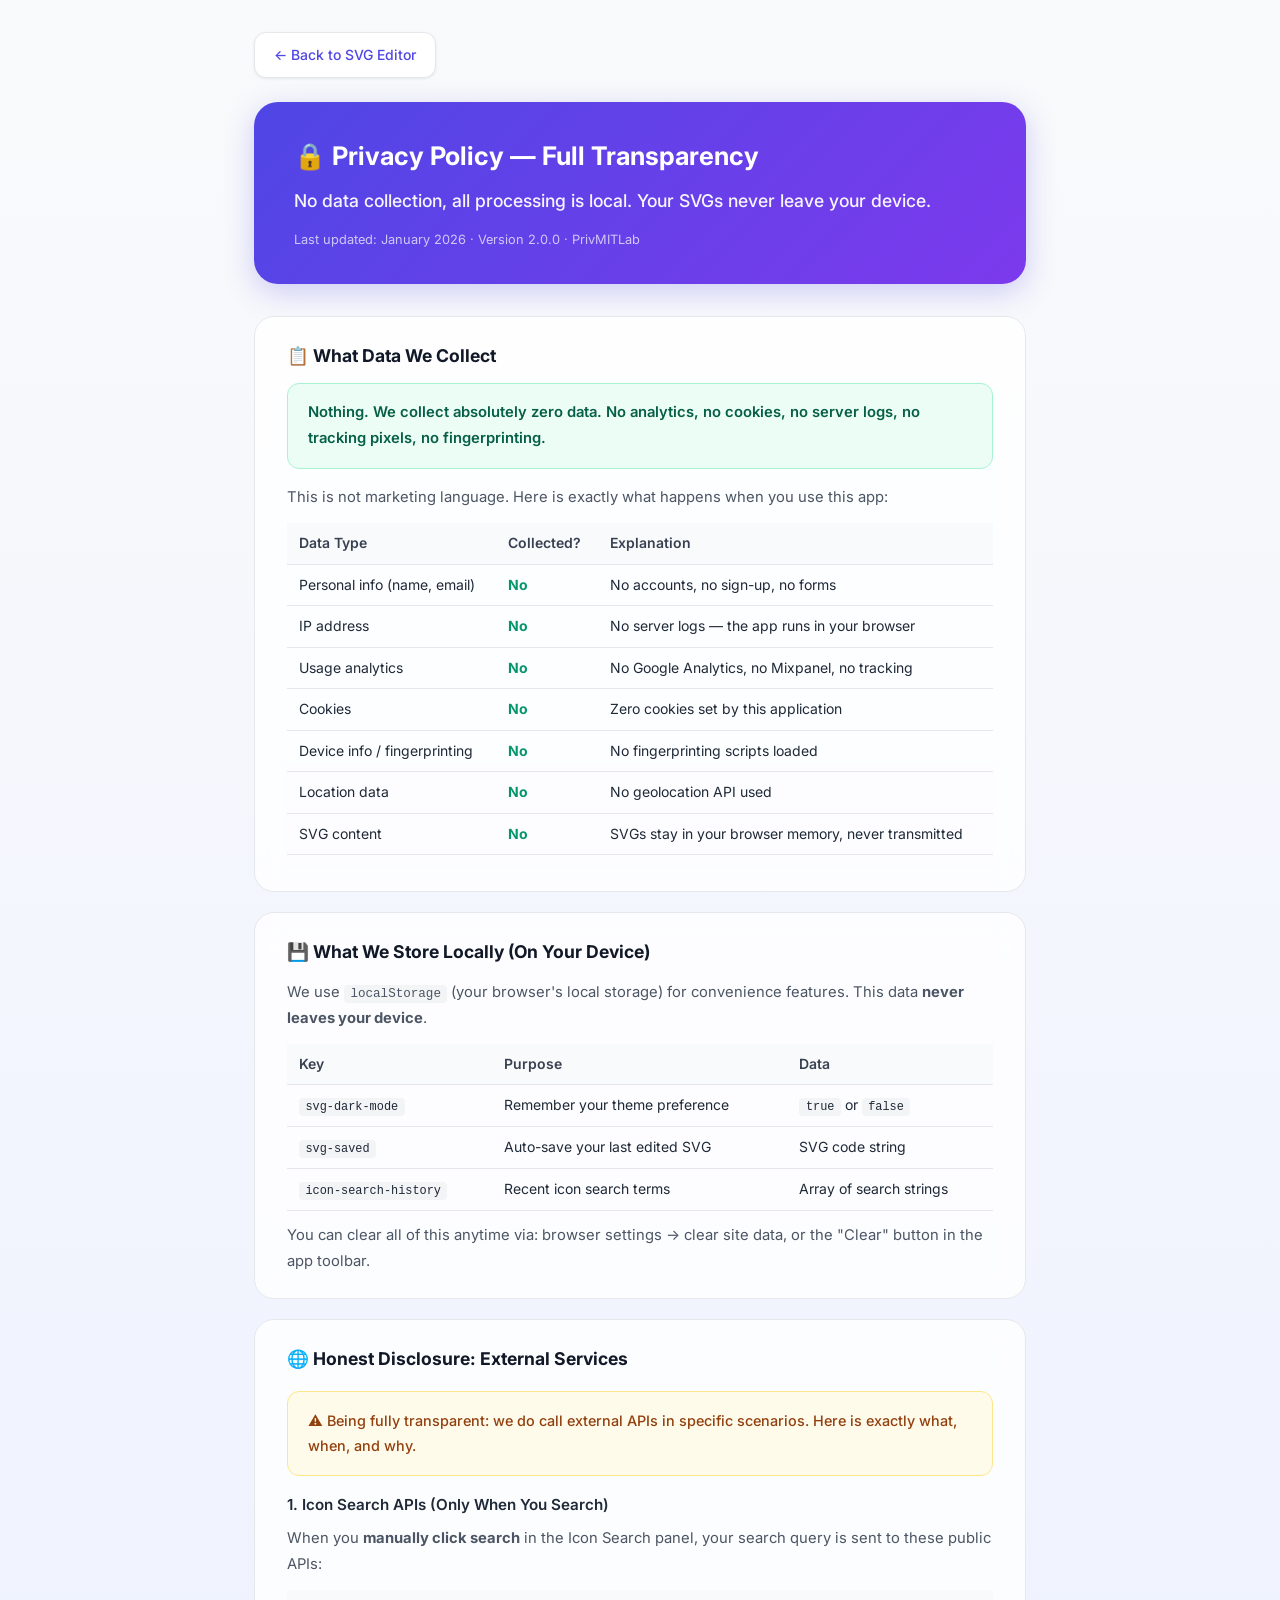
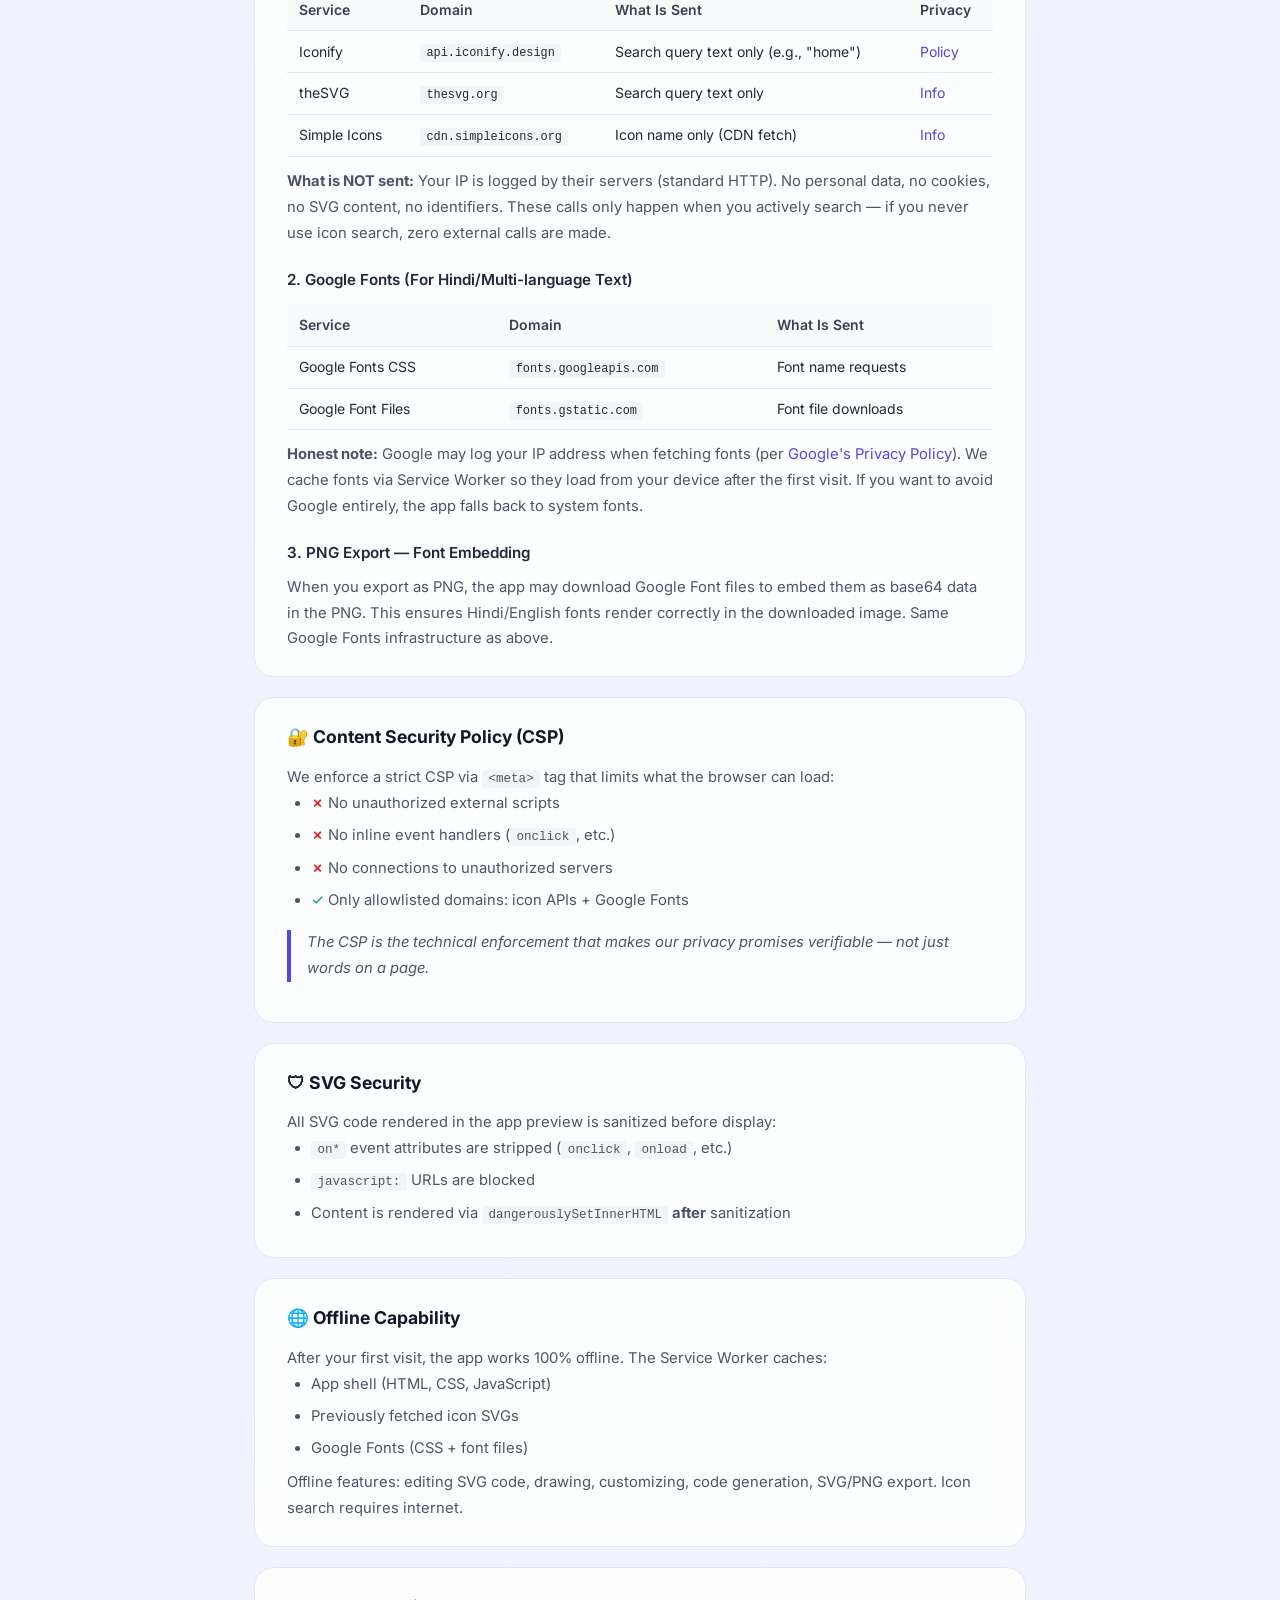
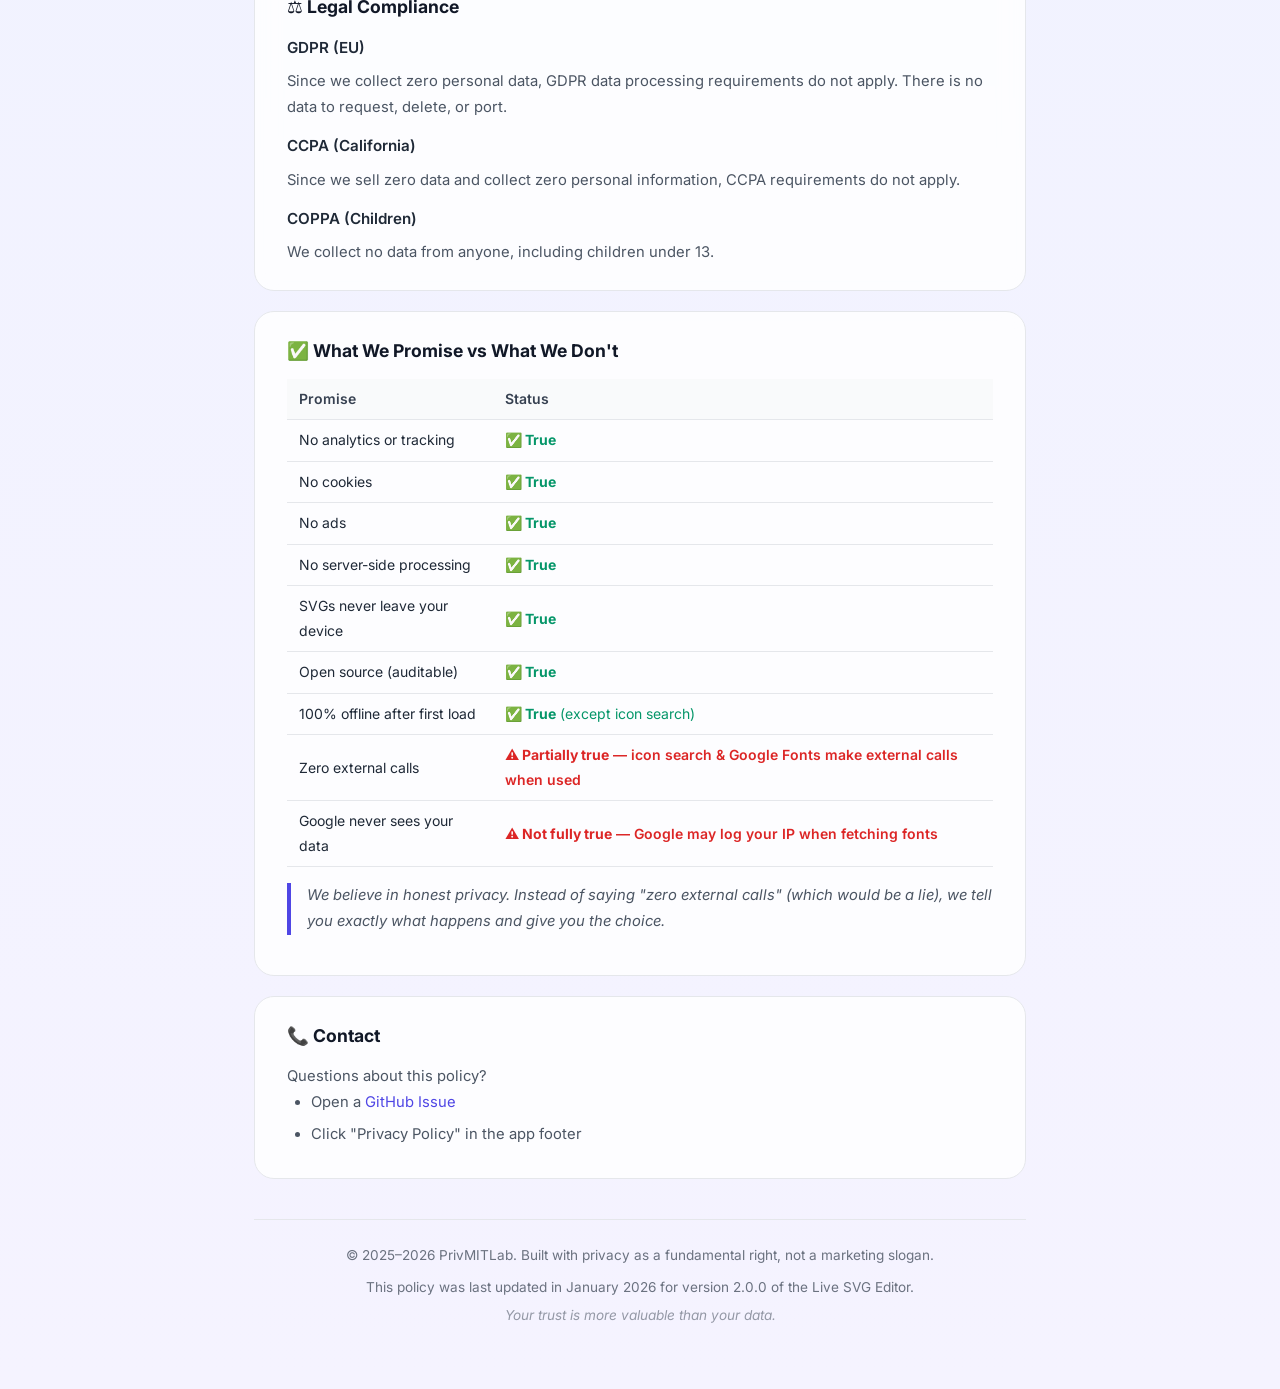
<file: public/privacy.html>
<!DOCTYPE html>
<html lang="en">
<head>
  <meta charset="UTF-8">
  <meta name="viewport" content="width=device-width, initial-scale=1.0">
  <meta name="description" content="Privacy Policy for Live SVG Editor by PrivMITLab — 100% honest, 100% transparent.">
  <title>Privacy Policy — Live SVG Editor | PrivMITLab 2026</title>
  <link rel="preconnect" href="https://fonts.googleapis.com">
  <link rel="preconnect" href="https://fonts.gstatic.com" crossorigin>
  <link href="https://fonts.googleapis.com/css2?family=Inter:wght@300;400;500;600;700&family=Noto+Sans+Devanagari:wght@400;500;600;700&display=swap" rel="stylesheet">
  <style>
    *, *::before, *::after { box-sizing: border-box; margin: 0; padding: 0; }
    body {
      font-family: 'Inter', 'Noto Sans Devanagari', system-ui, -apple-system, sans-serif;
      max-width: 820px; margin: 0 auto; padding: 2rem 1.5rem 4rem;
      line-height: 1.75; color: #1f2937;
      background: linear-gradient(180deg, #f9fafb 0%, #eef2ff 40%, #f5f3ff 100%);
      min-height: 100vh;
    }
    a { color: #4f46e5; text-decoration: none; }
    a:hover { text-decoration: underline; }
    .back { display: inline-flex; align-items: center; gap: .5rem; padding: .6rem 1.2rem; background: #fff; border-radius: .75rem; font-weight: 500; font-size: .875rem; box-shadow: 0 1px 3px rgba(0,0,0,.08); margin-bottom: 1.5rem; border: 1px solid #e5e7eb; }
    .back:hover { background: #f9fafb; text-decoration: none; }
    .hero { background: linear-gradient(135deg, #4f46e5, #7c3aed); color: #fff; padding: 2rem 2.5rem; border-radius: 1.5rem; margin-bottom: 2rem; box-shadow: 0 8px 30px rgba(79,70,229,.25); }
    .hero h1 { font-size: 1.6rem; margin-bottom: .5rem; font-weight: 700; }
    .hero .promise { font-size: 1.1rem; font-weight: 500; opacity: .95; }
    .hero .date { font-size: .8rem; opacity: .7; margin-top: .75rem; }
    .section { background: rgba(255,255,255,.8); backdrop-filter: blur(12px); -webkit-backdrop-filter: blur(12px); border: 1px solid #e5e7eb; border-radius: 1.25rem; padding: 1.5rem 2rem; margin-bottom: 1.25rem; }
    .section h2 { font-size: 1.1rem; font-weight: 700; margin-bottom: .75rem; color: #111827; display: flex; align-items: center; gap: .5rem; }
    .section p, .section li { color: #4b5563; font-size: .925rem; }
    .section ul { padding-left: 1.5rem; }
    .section li { margin-bottom: .4rem; }
    .green { background: #ecfdf5; border: 1px solid #a7f3d0; border-radius: .75rem; padding: 1rem 1.25rem; margin-bottom: 1rem; }
    .green p { font-weight: 600; color: #065f46; }
    .amber { background: #fffbeb; border: 1px solid #fde68a; border-radius: .75rem; padding: 1rem 1.25rem; margin: 1rem 0; }
    .amber p { font-weight: 500; color: #92400e; font-size: .9rem; }
    .red { color: #dc2626; font-weight: 600; }
    .ok { color: #059669; }
    code { background: #f3f4f6; padding: .125rem .4rem; border-radius: .25rem; font-size: .85em; font-family: 'SF Mono', 'Fira Code', monospace; }
    table { width: 100%; border-collapse: collapse; margin: .75rem 0; font-size: .875rem; }
    th, td { padding: .5rem .75rem; text-align: left; border-bottom: 1px solid #e5e7eb; }
    th { font-weight: 600; color: #374151; background: #f9fafb; }
    footer { margin-top: 2.5rem; padding-top: 1.5rem; border-top: 1px solid #e5e7eb; color: #6b7280; font-size: .85rem; text-align: center; }
    .honest { border-left: 4px solid #4f46e5; padding-left: 1rem; margin: 1rem 0; font-style: italic; color: #4b5563; }
  </style>
</head>
<body>
  <a href="/" class="back">← Back to SVG Editor</a>

  <div class="hero">
    <h1>🔒 Privacy Policy — Full Transparency</h1>
    <p class="promise">No data collection, all processing is local. Your SVGs never leave your device.</p>
    <p class="date">Last updated: January 2026 · Version 2.0.0 · PrivMITLab</p>
  </div>

  <!-- ============================================================ -->

  <div class="section">
    <h2>📋 What Data We Collect</h2>
    <div class="green">
      <p>Nothing. We collect absolutely zero data. No analytics, no cookies, no server logs, no tracking pixels, no fingerprinting.</p>
    </div>
    <p>This is not marketing language. Here is exactly what happens when you use this app:</p>
    <table>
      <tr><th>Data Type</th><th>Collected?</th><th>Explanation</th></tr>
      <tr><td>Personal info (name, email)</td><td class="ok"><strong>No</strong></td><td>No accounts, no sign-up, no forms</td></tr>
      <tr><td>IP address</td><td class="ok"><strong>No</strong></td><td>No server logs — the app runs in your browser</td></tr>
      <tr><td>Usage analytics</td><td class="ok"><strong>No</strong></td><td>No Google Analytics, no Mixpanel, no tracking</td></tr>
      <tr><td>Cookies</td><td class="ok"><strong>No</strong></td><td>Zero cookies set by this application</td></tr>
      <tr><td>Device info / fingerprinting</td><td class="ok"><strong>No</strong></td><td>No fingerprinting scripts loaded</td></tr>
      <tr><td>Location data</td><td class="ok"><strong>No</strong></td><td>No geolocation API used</td></tr>
      <tr><td>SVG content</td><td class="ok"><strong>No</strong></td><td>SVGs stay in your browser memory, never transmitted</td></tr>
    </table>
  </div>

  <div class="section">
    <h2>💾 What We Store Locally (On Your Device)</h2>
    <p>We use <code>localStorage</code> (your browser's local storage) for convenience features. This data <strong>never leaves your device</strong>.</p>
    <table>
      <tr><th>Key</th><th>Purpose</th><th>Data</th></tr>
      <tr><td><code>svg-dark-mode</code></td><td>Remember your theme preference</td><td><code>true</code> or <code>false</code></td></tr>
      <tr><td><code>svg-saved</code></td><td>Auto-save your last edited SVG</td><td>SVG code string</td></tr>
      <tr><td><code>icon-search-history</code></td><td>Recent icon search terms</td><td>Array of search strings</td></tr>
    </table>
    <p style="margin-top:.75rem">You can clear all of this anytime via: browser settings → clear site data, or the "Clear" button in the app toolbar.</p>
  </div>

  <div class="section">
    <h2>🌐 Honest Disclosure: External Services</h2>
    <div class="amber">
      <p>⚠️ Being fully transparent: we do call external APIs in specific scenarios. Here is exactly what, when, and why.</p>
    </div>

    <h3 style="font-size:.95rem; font-weight:600; margin: 1rem 0 .5rem;">1. Icon Search APIs (Only When You Search)</h3>
    <p>When you <strong>manually click search</strong> in the Icon Search panel, your search query is sent to these public APIs:</p>
    <table>
      <tr><th>Service</th><th>Domain</th><th>What Is Sent</th><th>Privacy</th></tr>
      <tr><td>Iconify</td><td><code>api.iconify.design</code></td><td>Search query text only (e.g., "home")</td><td><a href="https://iconify.design/legal/">Policy</a></td></tr>
      <tr><td>theSVG</td><td><code>thesvg.org</code></td><td>Search query text only</td><td><a href="https://thesvg.org/">Info</a></td></tr>
      <tr><td>Simple Icons</td><td><code>cdn.simpleicons.org</code></td><td>Icon name only (CDN fetch)</td><td><a href="https://simpleicons.org/">Info</a></td></tr>
    </table>
    <p style="margin-top:.5rem"><strong>What is NOT sent:</strong> Your IP is logged by their servers (standard HTTP). No personal data, no cookies, no SVG content, no identifiers. These calls only happen when you actively search — if you never use icon search, zero external calls are made.</p>

    <h3 style="font-size:.95rem; font-weight:600; margin: 1.25rem 0 .5rem;">2. Google Fonts (For Hindi/Multi-language Text)</h3>
    <table>
      <tr><th>Service</th><th>Domain</th><th>What Is Sent</th></tr>
      <tr><td>Google Fonts CSS</td><td><code>fonts.googleapis.com</code></td><td>Font name requests</td></tr>
      <tr><td>Google Font Files</td><td><code>fonts.gstatic.com</code></td><td>Font file downloads</td></tr>
    </table>
    <p style="margin-top:.5rem"><strong>Honest note:</strong> Google may log your IP address when fetching fonts (per <a href="https://policies.google.com/privacy">Google's Privacy Policy</a>). We cache fonts via Service Worker so they load from your device after the first visit. If you want to avoid Google entirely, the app falls back to system fonts.</p>

    <h3 style="font-size:.95rem; font-weight:600; margin: 1.25rem 0 .5rem;">3. PNG Export — Font Embedding</h3>
    <p>When you export as PNG, the app may download Google Font files to embed them as base64 data in the PNG. This ensures Hindi/English fonts render correctly in the downloaded image. Same Google Fonts infrastructure as above.</p>
  </div>

  <div class="section">
    <h2>🔐 Content Security Policy (CSP)</h2>
    <p>We enforce a strict CSP via <code>&lt;meta&gt;</code> tag that limits what the browser can load:</p>
    <ul>
      <li><span class="red">✗</span> No unauthorized external scripts</li>
      <li><span class="red">✗</span> No inline event handlers (<code>onclick</code>, etc.)</li>
      <li><span class="red">✗</span> No connections to unauthorized servers</li>
      <li><span class="ok">✓</span> Only allowlisted domains: icon APIs + Google Fonts</li>
    </ul>
    <p class="honest">The CSP is the technical enforcement that makes our privacy promises verifiable — not just words on a page.</p>
  </div>

  <div class="section">
    <h2>🛡 SVG Security</h2>
    <p>All SVG code rendered in the app preview is sanitized before display:</p>
    <ul>
      <li><code>on*</code> event attributes are stripped (<code>onclick</code>, <code>onload</code>, etc.)</li>
      <li><code>javascript:</code> URLs are blocked</li>
      <li>Content is rendered via <code>dangerouslySetInnerHTML</code> <strong>after</strong> sanitization</li>
    </ul>
  </div>

  <div class="section">
    <h2>🌐 Offline Capability</h2>
    <p>After your first visit, the app works 100% offline. The Service Worker caches:</p>
    <ul>
      <li>App shell (HTML, CSS, JavaScript)</li>
      <li>Previously fetched icon SVGs</li>
      <li>Google Fonts (CSS + font files)</li>
    </ul>
    <p style="margin-top:.5rem">Offline features: editing SVG code, drawing, customizing, code generation, SVG/PNG export. Icon search requires internet.</p>
  </div>

  <div class="section">
    <h2>⚖️ Legal Compliance</h2>
    <h3 style="font-size:.95rem; font-weight:600; margin: .75rem 0 .5rem;">GDPR (EU)</h3>
    <p>Since we collect zero personal data, GDPR data processing requirements do not apply. There is no data to request, delete, or port.</p>

    <h3 style="font-size:.95rem; font-weight:600; margin: .75rem 0 .5rem;">CCPA (California)</h3>
    <p>Since we sell zero data and collect zero personal information, CCPA requirements do not apply.</p>

    <h3 style="font-size:.95rem; font-weight:600; margin: .75rem 0 .5rem;">COPPA (Children)</h3>
    <p>We collect no data from anyone, including children under 13.</p>
  </div>

  <div class="section">
    <h2>✅ What We Promise vs What We Don't</h2>
    <table>
      <tr><th>Promise</th><th>Status</th></tr>
      <tr><td>No analytics or tracking</td><td class="ok"><strong>✅ True</strong></td></tr>
      <tr><td>No cookies</td><td class="ok"><strong>✅ True</strong></td></tr>
      <tr><td>No ads</td><td class="ok"><strong>✅ True</strong></td></tr>
      <tr><td>No server-side processing</td><td class="ok"><strong>✅ True</strong></td></tr>
      <tr><td>SVGs never leave your device</td><td class="ok"><strong>✅ True</strong></td></tr>
      <tr><td>Open source (auditable)</td><td class="ok"><strong>✅ True</strong></td></tr>
      <tr><td>100% offline after first load</td><td class="ok"><strong>✅ True</strong> (except icon search)</td></tr>
      <tr><td>Zero external calls</td><td class="red"><strong>⚠️ Partially true</strong> — icon search & Google Fonts make external calls when used</td></tr>
      <tr><td>Google never sees your data</td><td class="red"><strong>⚠️ Not fully true</strong> — Google may log your IP when fetching fonts</td></tr>
    </table>
    <p class="honest">We believe in honest privacy. Instead of saying "zero external calls" (which would be a lie), we tell you exactly what happens and give you the choice.</p>
  </div>

  <div class="section">
    <h2>📞 Contact</h2>
    <p>Questions about this policy?</p>
    <ul>
      <li>Open a <a href="https://github.com/PrivMITLab/svg-editor/issues">GitHub Issue</a></li>
      <li>Click "Privacy Policy" in the app footer</li>
    </ul>
  </div>

  <footer>
    <p>© 2025–2026 PrivMITLab. Built with privacy as a fundamental right, not a marketing slogan.</p>
    <p style="margin-top:.5rem">This policy was last updated in January 2026 for version 2.0.0 of the Live SVG Editor.</p>
    <p style="margin-top:.25rem; font-style:italic; opacity:.7">Your trust is more valuable than your data.</p>
  </footer>
</body>
</html>
</file>
